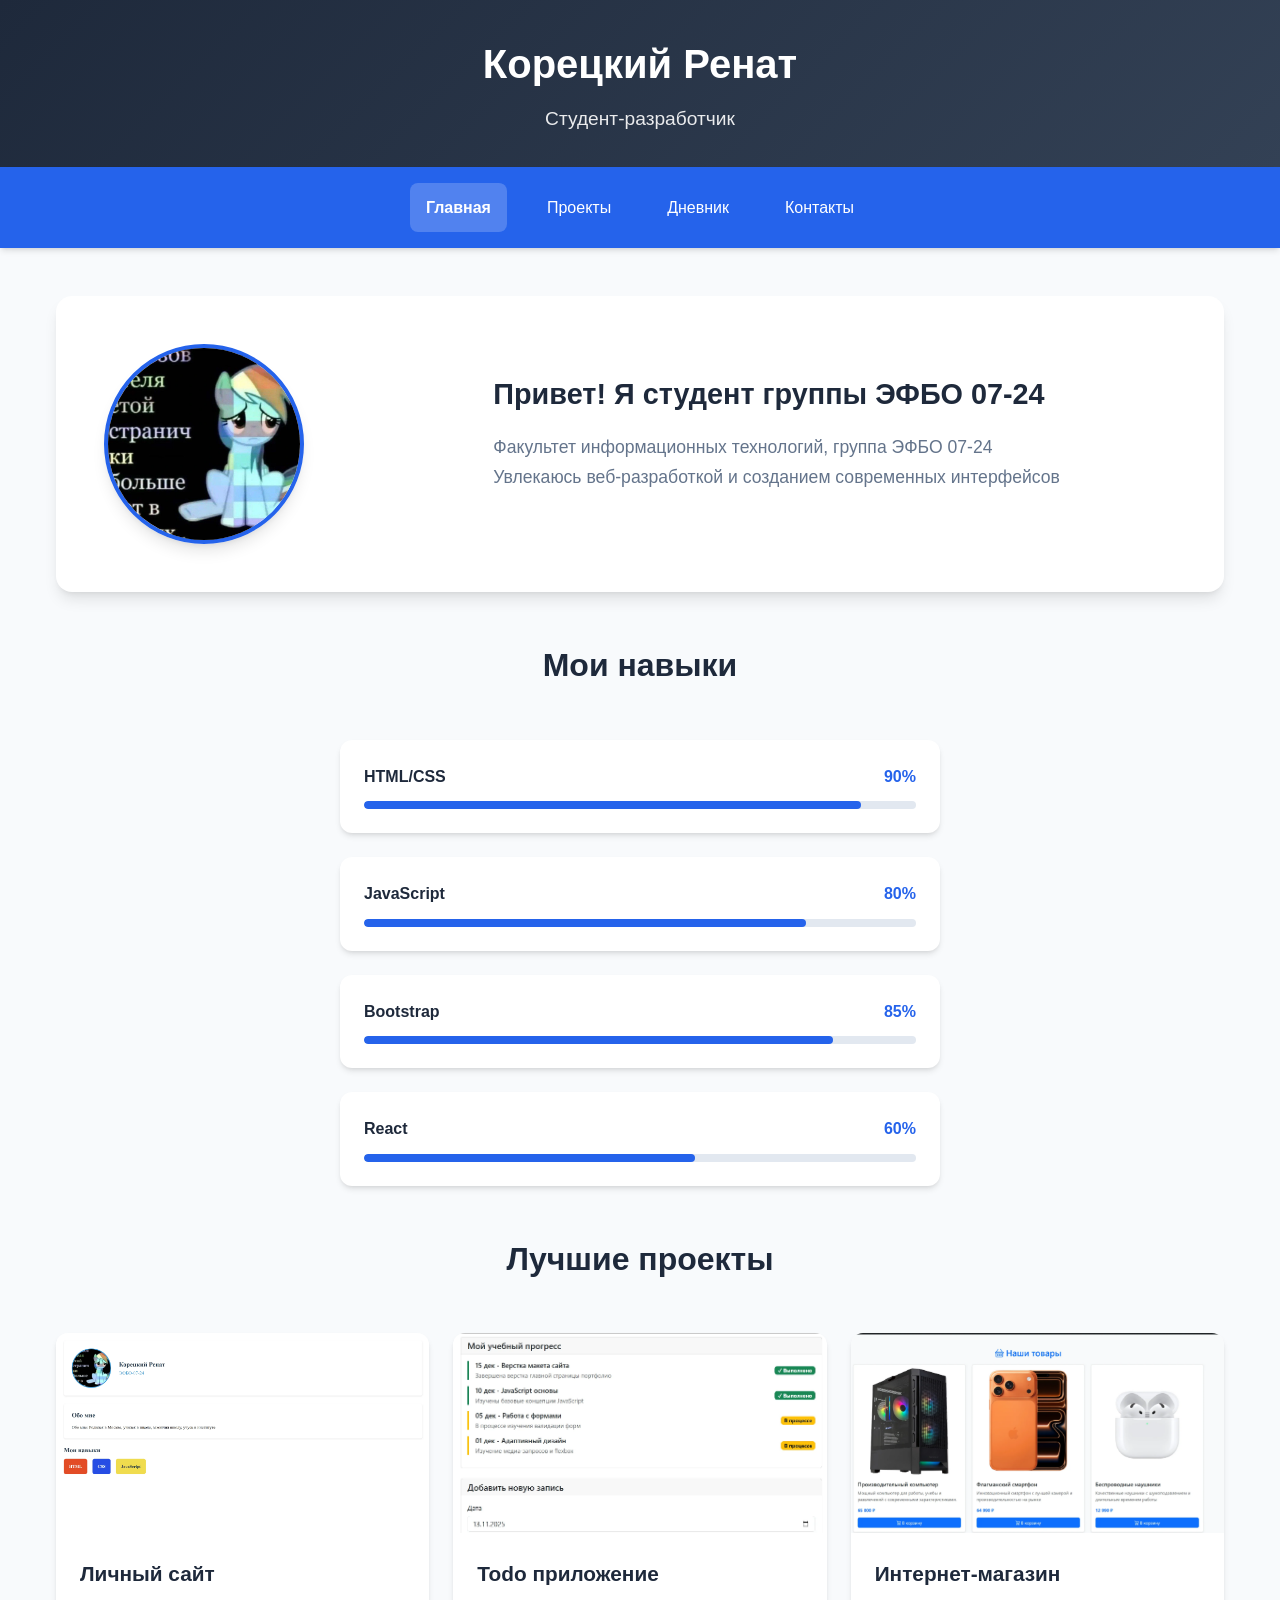
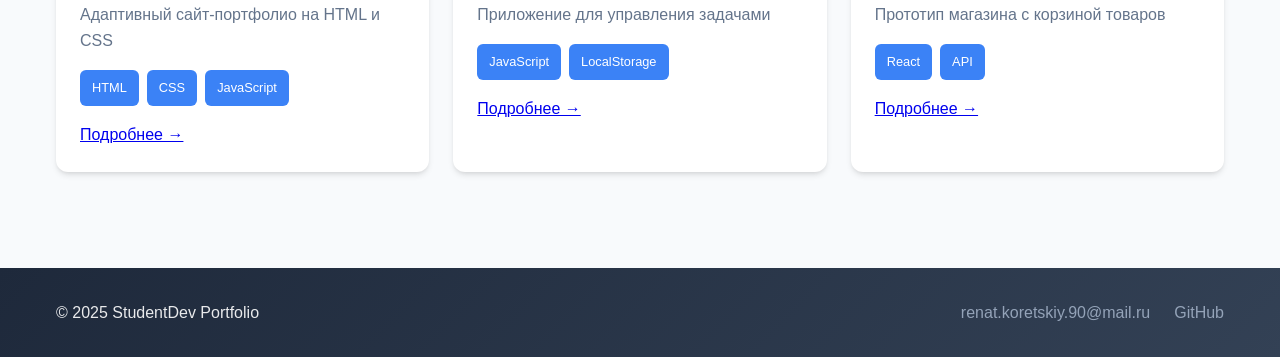
<file: index.html>
<!DOCTYPE html>
<html lang="ru">
<head>
    <meta charset="UTF-8">
    <meta name="viewport" content="width=device-width, initial-scale=1.0">
    <title>Главная - StudentDev Portfolio</title>
    <link rel="stylesheet" href="styles/styles.css">
</head>
<body>
    <div class="page">
        <header class="header">
            <div class="container">
                <div class="header__content">
                    <h1 class="header__title">Корецкий Ренат</h1>
                    <p class="header__subtitle">Студент-разработчик</p>
                </div>
            </div>
        </header>
        <nav class="nav">
            <div class="container">
                <ul class="nav__list">
                    <li class="nav__item nav__item--active">
                        <a href="index.html" class="nav__link">Главная</a>
                    </li>
                    <li class="nav__item">
                        <a href="pages/projects.html" class="nav__link">Проекты</a>
                    </li>
                    <li class="nav__item">
                        <a href="pages/diary.html" class="nav__link">Дневник</a>
                    </li>
                    <li class="nav__item">
                        <a href="pages/contacts.html" class="nav__link">Контакты</a>
                    </li>
                </ul>
            </div>
        </nav>
        <main class="main">
            <div class="container">
                <section class="hero">
                    <div class="hero__content">
                        <div class="hero__image">
                            <picture>
                                <source srcset="images/121.webp" type="image/webp">
                                <source srcset="images/121.jpg" type="image/jpeg">
                                <img src="images/121.jpg" alt="Фото студента" class="hero__photo" loading="lazy">
                            </picture>
                        </div>
                        <div class="hero__info">
                            <h2 class="hero__greeting">Привет! Я студент группы ЭФБО 07-24</h2>
                            <p class="hero__description">
                                Факультет информационных технологий, группа ЭФБО 07-24<br>
                                Увлекаюсь веб-разработкой и созданием современных интерфейсов
                            </p>
                        </div>
                    </div>
                </section>
                <section class="skills">
                    <h2 class="section-title">Мои навыки</h2>
                    <div class="skills__grid">
                        <div class="skill">
                            <div class="skill__header">
                                <span class="skill__name">HTML/CSS</span>
                                <span class="skill__percent">90%</span>
                            </div>
                            <div class="skill__progress">
                                <div class="skill__progress-bar" style="width: 90%"></div>
                            </div>
                        </div>
                        <div class="skill">
                            <div class="skill__header">
                                <span class="skill__name">JavaScript</span>
                                <span class="skill__percent">80%</span>
                            </div>
                            <div class="skill__progress">
                                <div class="skill__progress-bar" style="width: 80%"></div>
                            </div>
                        </div>
                        <div class="skill">
                            <div class="skill__header">
                                <span class="skill__name">Bootstrap</span>
                                <span class="skill__percent">85%</span>
                            </div>
                            <div class="skill__progress">
                                <div class="skill__progress-bar" style="width: 85%"></div>
                            </div>
                        </div>
                        <div class="skill">
                            <div class="skill__header">
                                <span class="skill__name">React</span>
                                <span class="skill__percent">60%</span>
                            </div>
                            <div class="skill__progress">
                                <div class="skill__progress-bar" style="width: 60%"></div>
                            </div>
                        </div>
                    </div>
                </section>

    <section class="projects-preview">
        <h2 class="section-title">Лучшие проекты</h2>
        <div class="projects-preview__grid">
            <article class="project-card">
                <div class="project-card__image">
                    <div class="image-overlay">
                    </div>
                    <picture>
                        <source srcset="images/1.webp" type="image/webp">
                        <source srcset="images/1.png" type="image/png">
                        <img src="images/1.png" alt="Личный сайт" loading="lazy">
                    </picture>
                </div>
                <div class="project-card__content">
                    <h3 class="project-card__title">Личный сайт</h3>
                    <p class="project-card__description">
                        Адаптивный сайт-портфолио на HTML и CSS
                    </p>
                    <div class="project-card__tags">
                        <span class="tag">HTML</span>
                        <span class="tag">CSS</span>
                        <span class="tag">JavaScript</span>
                    </div>
                    <div class="project-card__links">
                        <a href="https://barviha1.github.io/frontend_and_backend_practica2/" class="project-link">Подробнее →</a>
                    </div>
                </div>
            </article>

            <article class="project-card">
                <div class="project-card__image">
                    <div class="image-overlay">
                    </div>
                    <picture>
                        <source srcset="images/2.webp" type="image/webp">
                        <source srcset="images/2.png" type="image/png">
                        <img src="images/2.png" alt="Todo приложение" loading="lazy">
                    </picture>
                </div>
                <div class="project-card__content">
                    <h3 class="project-card__title">Todo приложение</h3>
                    <p class="project-card__description">
                        Приложение для управления задачами
                    </p>
                    <div class="project-card__tags">
                        <span class="tag">JavaScript</span>
                        <span class="tag">LocalStorage</span>
                    </div>
                    <div class="project-card__links">
                        <a href="https://barviha1.github.io/frontend_and_backend_practica13-14/pages/diary.html" class="project-link">Подробнее →</a>
                    </div>
                </div>
            </article>

            <article class="project-card">
                <div class="project-card__image">
                    <div class="image-overlay">
                    </div>
                    <picture>
                        <source srcset="images/3.webp" type="image/webp">
                        <source srcset="images/3.png" type="image/png">
                        <img src="images/3.png" alt="Интернет-магазин" loading="lazy">
                    </picture>
                </div>
                <div class="project-card__content">
                    <h3 class="project-card__title">Интернет-магазин</h3>
                    <p class="project-card__description">
                        Прототип магазина с корзиной товаров
                    </p>
                    <div class="project-card__tags">
                        <span class="tag">React</span>
                        <span class="tag">API</span>
                    </div>
                    <div class="project-card__links">
                        <a href="https://barviha1.github.io/frontend_and_backend_Bootstrap/pages/goods.html" class="project-link">Подробнее →</a>
                    </div>
                </div>
            </article>
        </div>
    </section>
            </div>
        </main>
        <footer class="footer">
            <div class="container">
                <div class="footer__content">
                    <p class="footer__copyright">&copy; 2025 StudentDev Portfolio</p>
                    <div class="footer__links">
                        <a href="mailto:student@edu.ru" class="footer__link">renat.koretskiy.90@mail.ru</a>
                        <a href="https://github.com/barviha1" class="footer__link">GitHub</a>
                    </div>
                </div>
            </div>
        </footer>
    </div>
    <script src="scripts/image-optimization.js"></script>
</body>
</html>
</file>
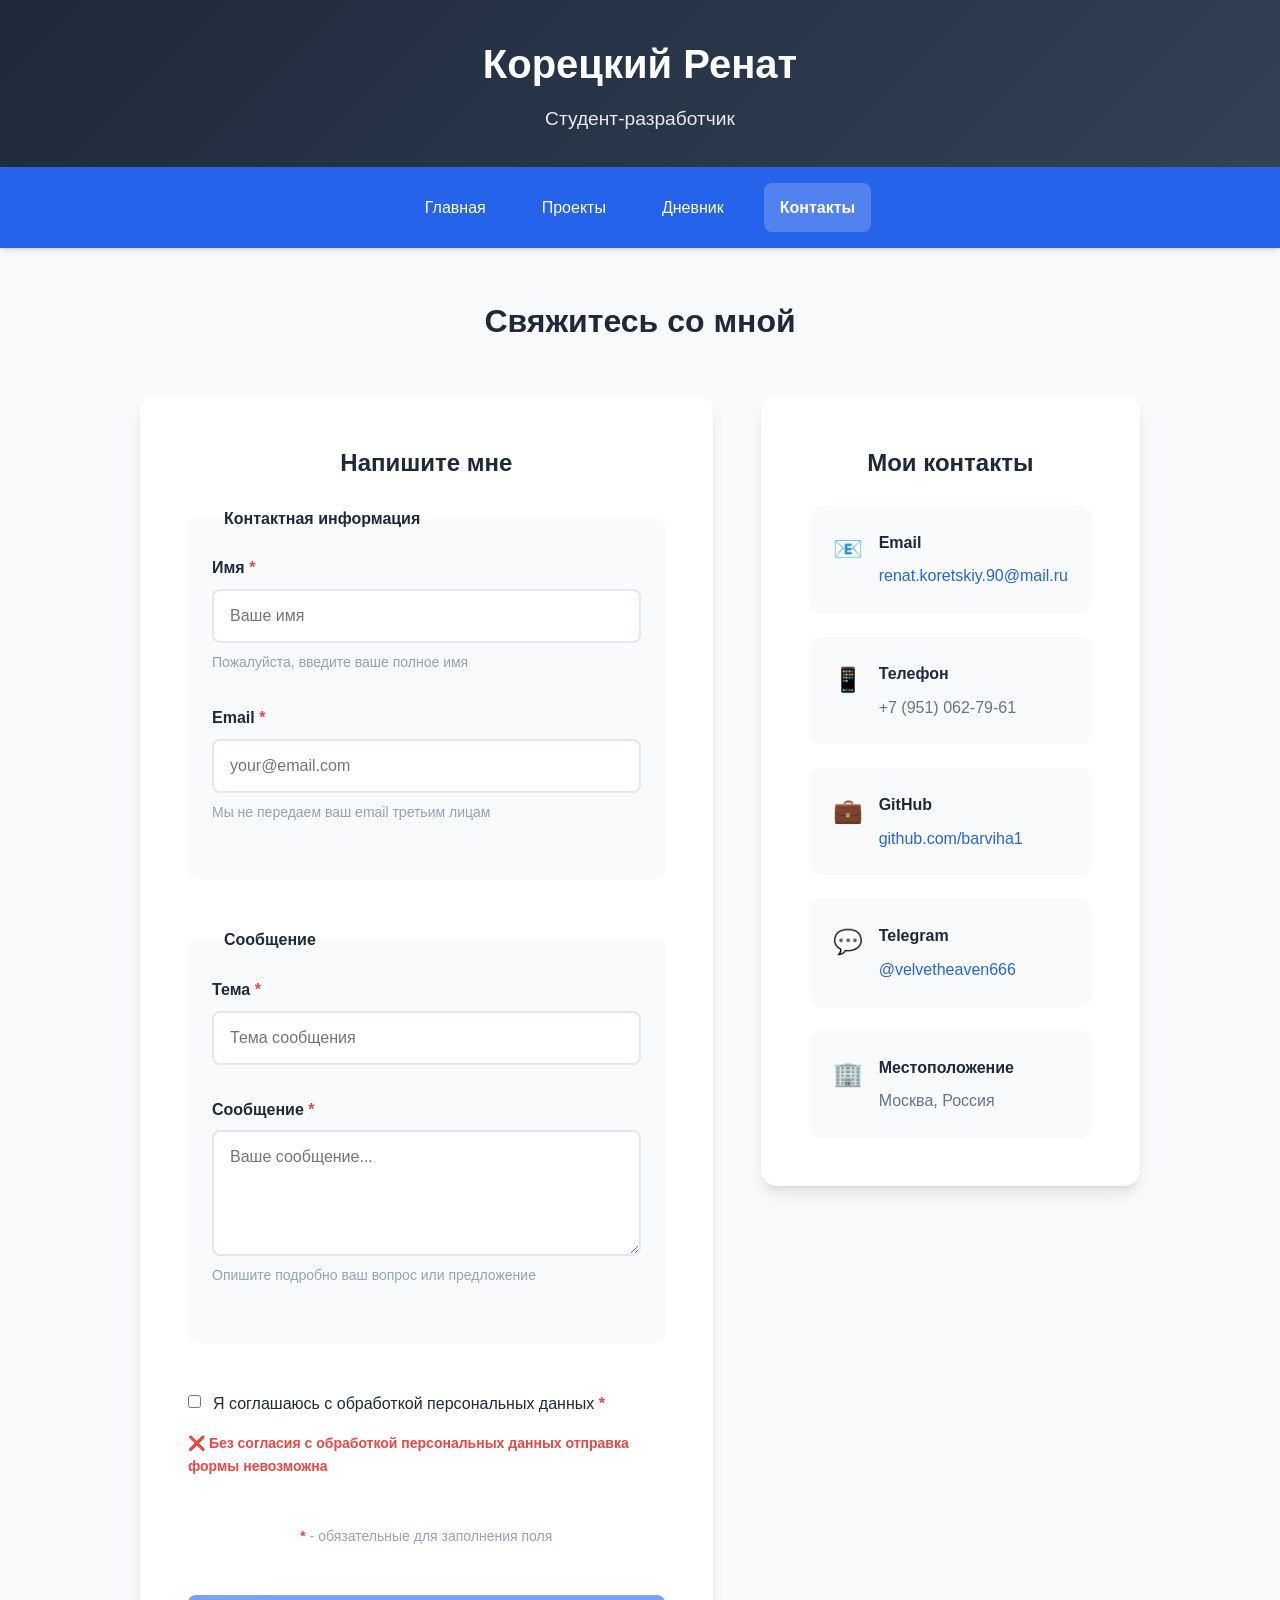
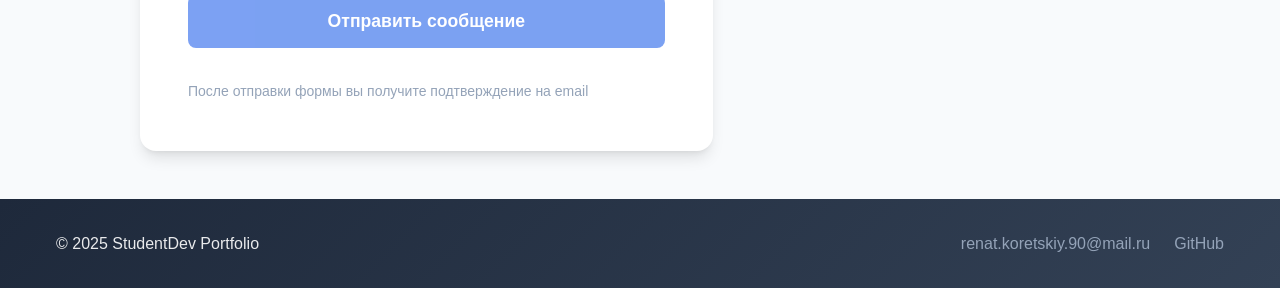
<file: pages/contacts.html>
<!DOCTYPE html>
<html lang="ru">
<head>
    <meta charset="UTF-8">
    <meta name="viewport" content="width=device-width, initial-scale=1.0">
    <title>Контакты - StudentDev Portfolio</title>
    <link rel="stylesheet" href="../styles/styles.css">
</head>
<body class="page">
    <header class="header" role="banner">
        <div class="container">
            <div class="header__content">
                <h1 class="header__title">Корецкий Ренат</h1>
                <p class="header__subtitle">Студент-разработчик</p>
            </div>
        </div>
    </header>

    <nav class="nav" role="navigation" aria-label="Основная навигация">
        <div class="container">
            <ul class="nav__list">
                <li class="nav__item">
                    <a href="../index.html" class="nav__link">Главная</a>
                </li>
                <li class="nav__item">
                    <a href="projects.html" class="nav__link">Проекты</a>
                </li>
                <li class="nav__item">
                    <a href="diary.html" class="nav__link">Дневник</a>
                </li>
                <li class="nav__item nav__item--active">
                    <a href="contacts.html" class="nav__link" aria-current="page">Контакты</a>
                </li>
            </ul>
        </div>
    </nav>

    <main id="main-content" class="main" role="main" tabindex="-1">
        <div class="container">
            <h2 class="section-title">Свяжитесь со мной</h2>

            <div class="contacts__content">
                <section class="contact-form" aria-labelledby="contact-form-title">
                    <h3 id="contact-form-title" class="contact-info__title">Напишите мне</h3>
                    
                    <form class="form" id="contact-form" novalidate>
                        <fieldset class="form__fieldset">
                            <legend class="form__legend">Контактная информация</legend>
                            
                            <div class="form__group">
                                <label for="user-name" class="form__label">
                                    Имя
                                    <span class="required-indicator" aria-hidden="true">*</span>
                                </label>
                                <input 
                                    type="text" 
                                    id="user-name" 
                                    class="form__input" 
                                    placeholder="Ваше имя" 
                                    required
                                    aria-required="true"
                                    aria-describedby="name-hint"
                                >
                                <div id="name-hint" class="form__hint" aria-live="polite">
                                    Пожалуйста, введите ваше полное имя
                                </div>
                                <div id="name-error" class="form__error" aria-live="assertive" role="alert"></div>
                            </div>

                            <div class="form__group">
                                <label for="user-email" class="form__label">
                                    Email
                                    <span class="required-indicator" aria-hidden="true">*</span>
                                </label>
                                <input 
                                    type="email" 
                                    id="user-email" 
                                    class="form__input" 
                                    placeholder="your@email.com" 
                                    required
                                    aria-required="true"
                                    aria-describedby="email-hint email-error"
                                >
                                <div id="email-hint" class="form__hint" aria-live="polite">
                                    Мы не передаем ваш email третьим лицам
                                </div>
                                <div id="email-error" class="form__error" aria-live="assertive" role="alert"></div>
                            </div>
                        </fieldset>

                        <fieldset class="form__fieldset">
                            <legend class="form__legend">Сообщение</legend>
                            
                            <div class="form__group">
                                <label for="message-subject" class="form__label">
                                    Тема
                                    <span class="required-indicator" aria-hidden="true">*</span>
                                </label>
                                <input 
                                    type="text" 
                                    id="message-subject" 
                                    class="form__input" 
                                    placeholder="Тема сообщения" 
                                    required
                                    aria-required="true"
                                    aria-describedby="subject-error"
                                >
                                <div id="subject-error" class="form__error" aria-live="assertive" role="alert"></div>
                            </div>

                            <div class="form__group">
                                <label for="message-text" class="form__label">
                                    Сообщение
                                    <span class="required-indicator" aria-hidden="true">*</span>
                                </label>
                                <textarea 
                                    id="message-text" 
                                    class="form__textarea" 
                                    placeholder="Ваше сообщение..." 
                                    rows="5" 
                                    required
                                    aria-required="true"
                                    aria-describedby="message-hint message-error"
                                ></textarea>
                                <div id="message-hint" class="form__hint" aria-live="polite">
                                    Опишите подробно ваш вопрос или предложение
                                </div>
                                <div id="message-error" class="form__error" aria-live="assertive" role="alert"></div>
                            </div>
                        </fieldset>

                        <div class="form__group">
                            <div class="form__checkbox-group">
                                <input 
                                    type="checkbox" 
                                    id="privacy-consent" 
                                    class="form__checkbox" 
                                    required
                                    aria-required="true"
                                    aria-describedby="privacy-error"
                                >
                                <label for="privacy-consent" class="form__checkbox-label">
                                    Я соглашаюсь с обработкой персональных данных
                                    <span class="required-indicator" aria-hidden="true">*</span>
                                </label>
                            </div>
                            <div id="privacy-error" class="form__error" aria-live="assertive" role="alert"></div>
                            <div id="privacy-hint" class="form__hint" aria-live="polite">
                                Без согласия с обработкой персональных данных отправка формы невозможна
                            </div>
                        </div>

                        <div class="form__required-note">
                            <span class="required-indicator" aria-hidden="true">*</span>
                            <span class="sr-only">Обязательные поля</span>
                            - обязательные для заполнения поля
                        </div>

                        <button 
                            type="submit" 
                            class="button button--primary form__button"
                            aria-describedby="submit-hint"
                        >
                            Отправить сообщение
                        </button>
                        <div id="submit-hint" class="form__hint">
                            После отправки формы вы получите подтверждение на email
                        </div>
                    </form>
                </section>

                <section class="contact-info" aria-labelledby="contact-info-title">
                    <h3 id="contact-info-title" class="contact-info__title">Мои контакты</h3>
                    <div class="contact-info__items" role="list">
                        <div class="contact-item" role="listitem">
                            <div class="contact-item__icon" aria-hidden="true">📧</div>
                            <div class="contact-item__content">
                                <h4 class="contact-item__title">Email</h4>
                                <p class="contact-item__value">
                                    <a href="mailto:renat.koretskiy.90@mail.ru" class="contact-link">
                                        renat.koretskiy.90@mail.ru
                                    </a>
                                </p>
                            </div>
                        </div>

                        <div class="contact-item" role="listitem">
                            <div class="contact-item__icon" aria-hidden="true">📱</div>
                            <div class="contact-item__content">
                                <h4 class="contact-item__title">Телефон</h4>
                                <p class="contact-item__value">
                                    +7 (951) 062-79-61
                                </p>
                            </div>
                        </div>

                        <div class="contact-item" role="listitem">
                            <div class="contact-item__icon" aria-hidden="true">💼</div>
                            <div class="contact-item__content">
                                <h4 class="contact-item__title">GitHub</h4>
                                <p class="contact-item__value">
                                    <a href="https://github.com/barviha1" class="contact-link" target="_blank" rel="noopener noreferrer">
                                        github.com/barviha1
                                    </a>
                                </p>
                            </div>
                        </div>

                        <div class="contact-item" role="listitem">
                            <div class="contact-item__icon" aria-hidden="true">💬</div>
                            <div class="contact-item__content">
                                <h4 class="contact-item__title">Telegram</h4>
                                <p class="contact-item__value">
                                    <a href="https://t.me/velvetheaven666" class="contact-link" target="_blank" rel="noopener noreferrer">
                                        @velvetheaven666
                                    </a>
                                </p>
                            </div>
                        </div>

                        <div class="contact-item" role="listitem">
                            <div class="contact-item__icon" aria-hidden="true">🏢</div>
                            <div class="contact-item__content">
                                <h4 class="contact-item__title">Местоположение</h4>
                                <p class="contact-item__value">Москва, Россия</p>
                            </div>
                        </div>
                    </div>
                </section>
            </div>
        </div>
    </main>

    <footer class="footer" role="contentinfo">
        <div class="container">
            <div class="footer__content">
                <p class="footer__copyright">&copy; 2025 StudentDev Portfolio</p>
                <div class="footer__links">
                    <a href="mailto:renat.koretskiy.90@mail.ru" class="footer__link">renat.koretskiy.90@mail.ru</a>
                    <a href="https://github.com/barviha1" class="footer__link" target="_blank" rel="noopener noreferrer">GitHub</a>
                </div>
            </div>
        </div>
    </footer>

    <script src="../scripts/contacts.js"></script>
</body>
</html>
</file>
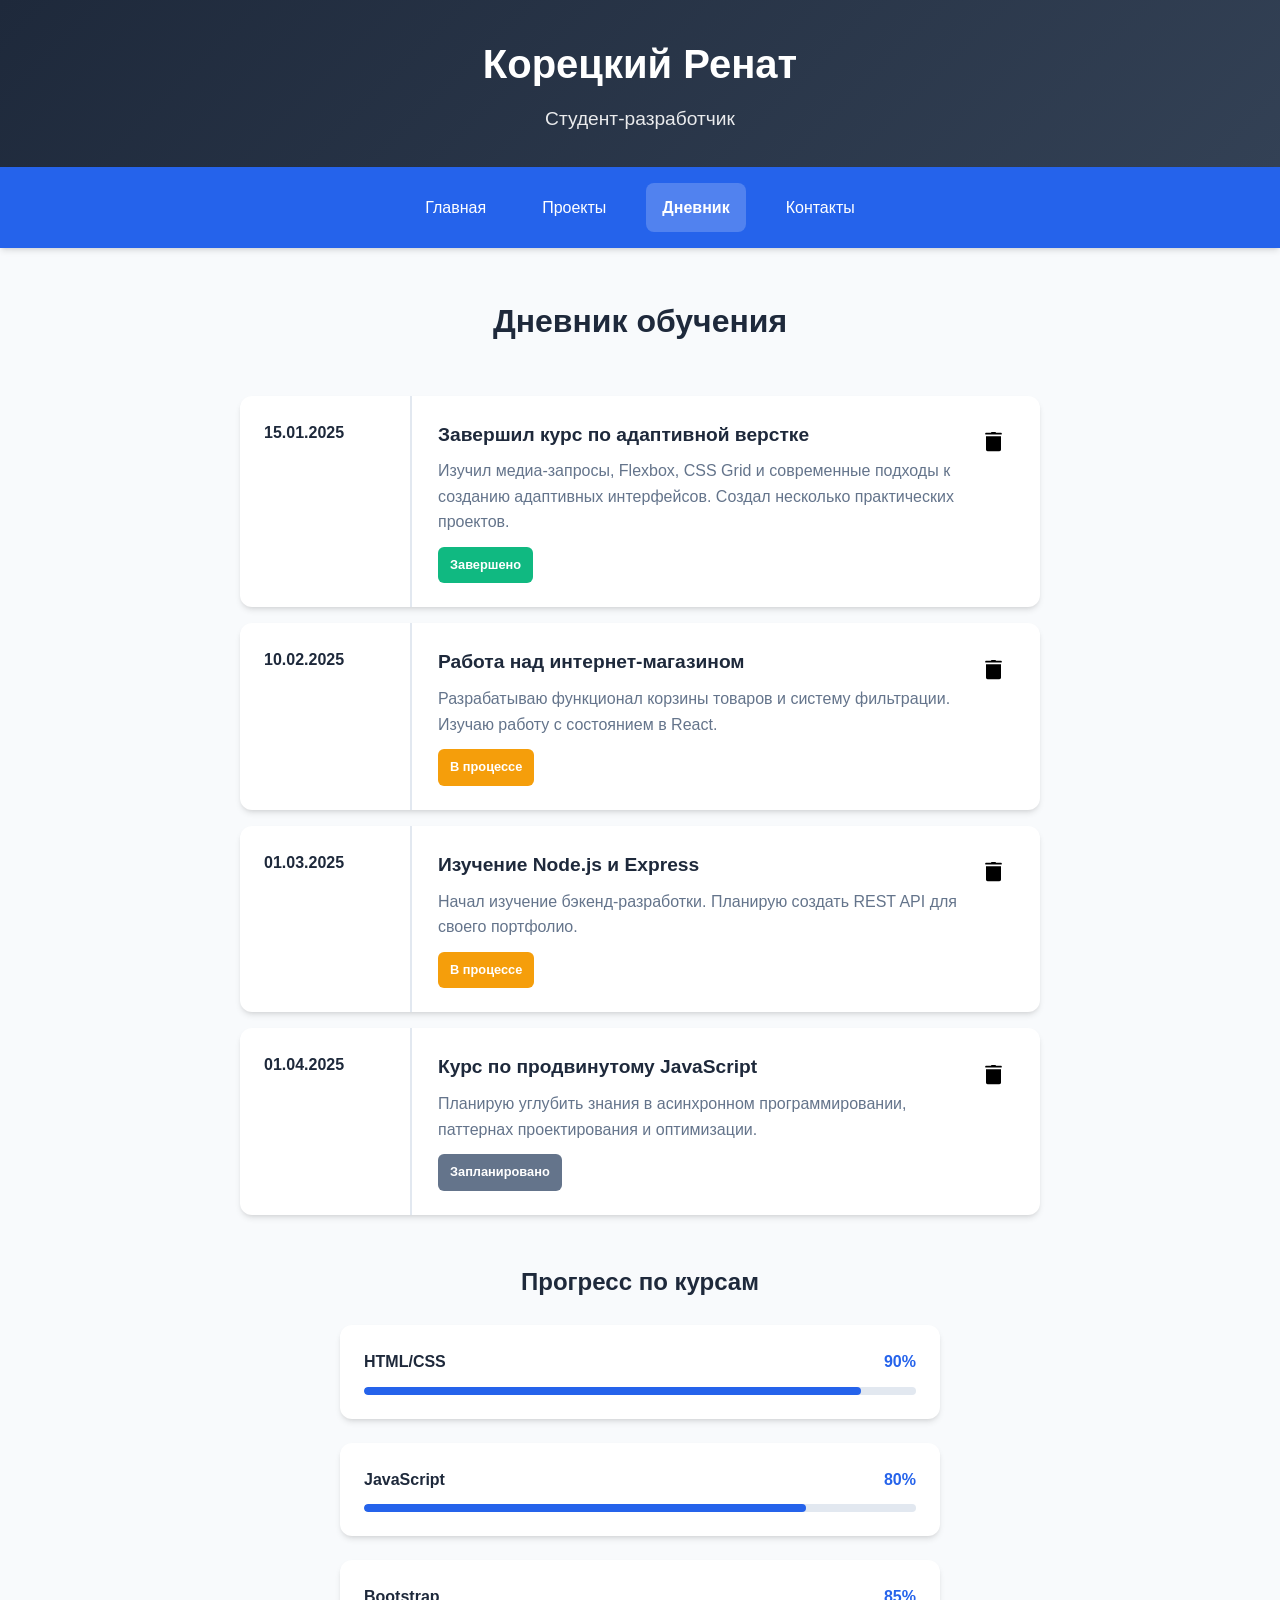
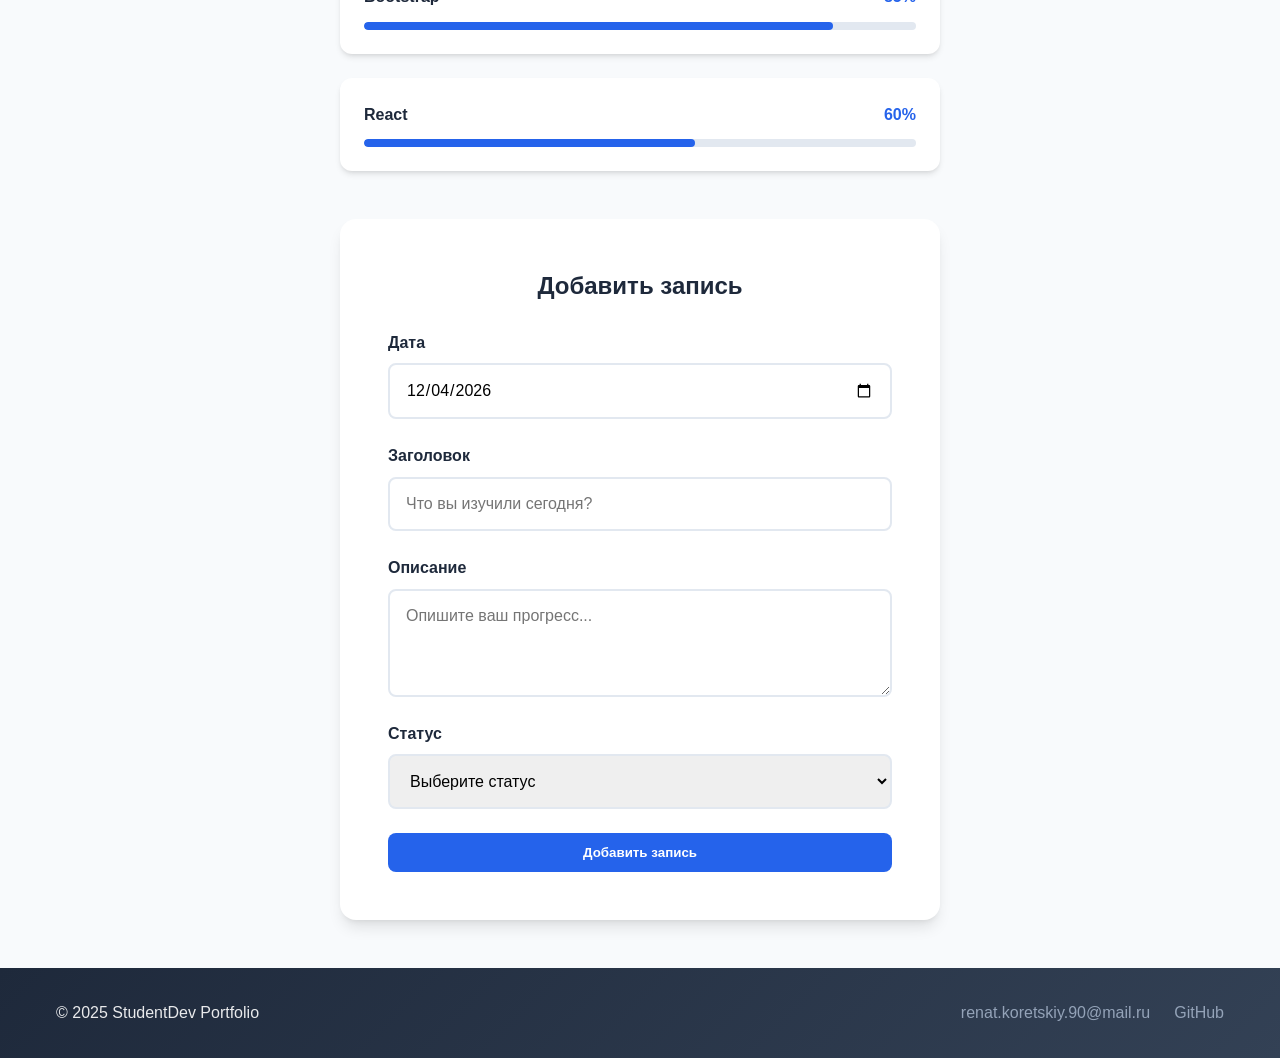
<file: pages/diary.html>
<!DOCTYPE html>
<html lang="ru">
<head>
    <meta charset="UTF-8">
    <meta name="viewport" content="width=device-width, initial-scale=1.0">
    <title>Дневник - StudentDev Portfolio</title>
    <link rel="stylesheet" href="../styles/styles.css">
</head>
<body class="page">
    <header class="header">
        <div class="container">
            <div class="header__content">
                <h1 class="header__title">Корецкий Ренат</h1>
                <p class="header__subtitle">Студент-разработчик</p>
            </div>
        </div>
    </header>
    <nav class="nav">
        <div class="container">
            <ul class="nav__list">
                <li class="nav__item">
                    <a href="../index.html" class="nav__link">Главная</a>
                </li>
                <li class="nav__item">
                    <a href="projects.html" class="nav__link">Проекты</a>
                </li>
                <li class="nav__item nav__item--active">
                    <a href="diary.html" class="nav__link">Дневник</a>
                </li>
                <li class="nav__item">
                    <a href="contacts.html" class="nav__link">Контакты</a>
                </li>
            </ul>
        </div>
    </nav>

    <main class="main">
        <div class="container">
            <h2 class="section-title">Дневник обучения</h2>
            <div class="timeline">
                <div class="timeline__item">
                    <div class="timeline__date">15.01.2025</div>
                    <div class="timeline__content">
                        <h3 class="timeline__title">Завершил курс по адаптивной верстке</h3>
                        <p class="timeline__description">
                            Изучил медиа-запросы, Flexbox, CSS Grid и современные подходы к созданию адаптивных интерфейсов. Создал несколько практических проектов.
                        </p>
                        <span class="timeline__status timeline__status--completed">Завершено</span>
                        <button class="delete-btn" onclick="deleteEntry(this)">
                            <img src="../images/trash.svg" alt="trash" style="height: 30px;">
                        </button>
                    </div>
                </div>

                <div class="timeline__item">
                    <div class="timeline__date">10.02.2025</div>
                    <div class="timeline__content">
                        <h3 class="timeline__title">Работа над интернет-магазином</h3>
                        <p class="timeline__description">
                            Разрабатываю функционал корзины товаров и систему фильтрации. Изучаю работу с состоянием в React.
                        </p>
                        <span class="timeline__status timeline__status--in-progress">В процессе</span>
                        <button class="delete-btn" onclick="deleteEntry(this)">
                            <img src="../images/trash.svg" alt="trash" style="height: 30px;">
                        </button>
                    </div>
                </div>

                <div class="timeline__item">
                    <div class="timeline__date">01.03.2025</div>
                    <div class="timeline__content">
                        <h3 class="timeline__title">Изучение Node.js и Express</h3>
                        <p class="timeline__description">
                            Начал изучение бэкенд-разработки. Планирую создать REST API для своего портфолио.
                        </p>
                        <span class="timeline__status timeline__status--in-progress">В процессе</span>
                        <button class="delete-btn" onclick="deleteEntry(this)">
                            <img src="../images/trash.svg" alt="trash" style="height: 30px;">
                        </button>
                    </div>
                </div>


                <div class="timeline__item">
                    <div class="timeline__date">01.04.2025</div>
                    <div class="timeline__content">
                        <h3 class="timeline__title">Курс по продвинутому JavaScript</h3>
                        <p class="timeline__description">
                            Планирую углубить знания в асинхронном программировании, паттернах проектирования и оптимизации.
                        </p>
                        <span class="timeline__status timeline__status--planned">Запланировано</span>
                        <button class="delete-btn" onclick="deleteEntry(this)">
                            <img src="../images/trash.svg" alt="trash" style="height: 30px;">
                        </button>
                    </div>
                </div>
            </div>
            <section class="courses">
                <h3 class="courses__title">Прогресс по курсам</h3>
                <div class="courses__grid">
                    <div class="course">
                        <div class="course__header">
                            <span class="course__name">HTML/CSS </span>
                            <span class="course__percent">90%</span>
                        </div>
                        <div class="course__progress">
                            <div class="course__progress-bar" style="width: 90%"></div>
                        </div>
                    </div>

                    <div class="course">
                        <div class="course__header">
                            <span class="course__name">JavaScript</span>
                            <span class="course__percent">80%</span>
                        </div>
                        <div class="course__progress">
                            <div class="course__progress-bar" style="width: 80%"></div>
                        </div>
                    </div>

                    <div class="course">
                        <div class="course__header">
                            <span class="course__name">Bootstrap</span>
                            <span class="course__percent">85%</span>
                        </div>
                        <div class="course__progress">
                            <div class="course__progress-bar" style="width: 85%"></div>
                        </div>
                    </div>

                    <div class="course">
                        <div class="course__header">
                            <span class="course__name">React</span>
                            <span class="course__percent">60%</span>
                        </div>
                        <div class="course__progress">
                            <div class="course__progress-bar" style="width: 60%"></div>
                        </div>
                    </div>
                </div>
            </section>
            <section class="add-entry">
                <h3 class="add-entry__title">Добавить запись</h3>
                <form class="add-entry__form">
                    <div class="form-group">
                        <label class="form-label">Дата</label>
                        <input type="date" class="form-input" required>
                    </div>
                    <div class="form-group">
                        <label class="form-label">Заголовок</label>
                        <input type="text" class="form-input" placeholder="Что вы изучили сегодня?" required>
                    </div>
                    <div class="form-group">
                        <label class="form-label">Описание</label>
                        <textarea class="form-textarea" placeholder="Опишите ваш прогресс..." rows="4"></textarea>
                    </div>
                    <div class="form-group">
                        <label class="form-label">Статус</label>
                        <select class="form-input" required>
                            <option value="">Выберите статус</option>
                            <option value="completed">Завершено</option>
                            <option value="in-progress">В процессе</option>
                            <option value="planned">Запланировано</option>
                        </select>
                    </div>
                    <button type="submit" class="button button--primary">Добавить запись</button>
                </form>
            </section>
        </div>
    </main>

    <footer class="footer">
        <div class="container">
            <div class="footer__content">
                <p class="footer__copyright">&copy; 2025 StudentDev Portfolio</p>
                <div class="footer__links">
                    <a href="mailto:student@edu.ru" class="footer__link">renat.koretskiy.90@mail.ru</a>
                    <a href="https://github.com/barviha1" class="footer__link">GitHub</a>
                </div>
            </div>
        </div>
    </footer>
    <script src="../scripts/diary.js"></script>
</body>
</html>
</file>
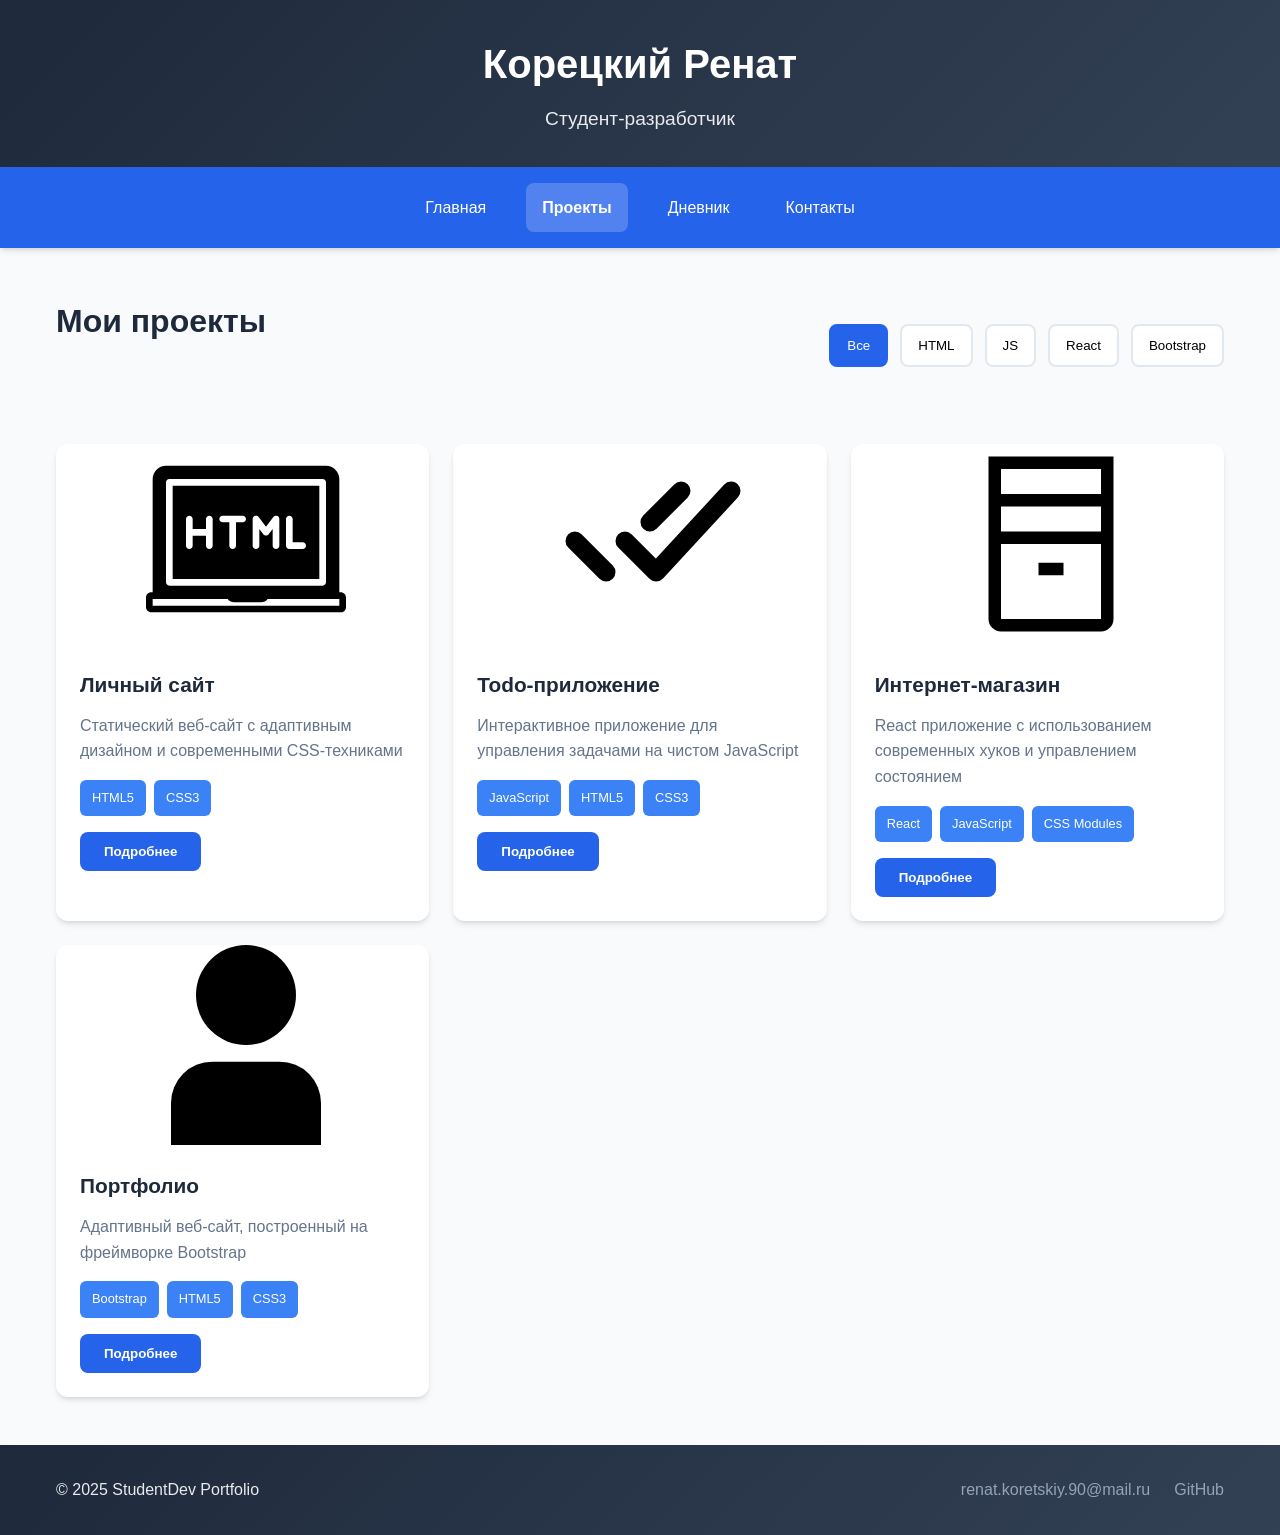
<file: pages/projects.html>
<!DOCTYPE html>
<html lang="ru">
<head>
    <meta charset="UTF-8">
    <meta name="viewport" content="width=device-width, initial-scale=1.0">
    <title>Проекты - Портфолио</title>
    <link rel="stylesheet" href="../styles/styles.css">
</head>
<body class="page">
    <header class="header">
        <div class="container">
            <div class="header__content">
                <h1 class="header__title">Корецкий Ренат</h1>
                <p class="header__subtitle">Студент-разработчик</p>
            </div>
        </div>
    </header>

    <nav class="nav">
        <div class="container">
            <ul class="nav__list">
                <li class="nav__item"><a href="../index.html" class="nav__link">Главная</a></li>
                <li class="nav__item nav__item--active"><a href="projects.html" class="nav__link">Проекты</a></li>
                <li class="nav__item"><a href="diary.html" class="nav__link">Дневник</a></li>
                <li class="nav__item"><a href="contacts.html" class="nav__link">Контакты</a></li>
            </ul>
        </div>
    </nav>

    <main class="main">
        <section class="projects">
            <div class="container">
                <div class="projects__header">
                    <h2 class="section-title">Мои проекты</h2>
                    <div class="projects__filters">
                        <button class="filter filter--active" data-filter="all">Все</button>
                        <button class="filter" data-filter="html">HTML</button>
                        <button class="filter" data-filter="js">JS</button>
                        <button class="filter" data-filter="react">React</button>
                        <button class="filter" data-filter="bootstrap">Bootstrap</button>
                    </div>
                </div>
                
                <div class="projects__grid" id="projects-grid">
                    <div class="project-card" data-category="html" onclick="openModal('modal-personal-site')">
                        <div class="project-card__image">
                            <picture>
                                <img src="../images/2.svg" alt="Личный сайт" loading="lazy" style="height: 150px; width: 200px; margin-left: 90px; margin-top: 20px;">
                            </picture>
                        </div>
                        <div class="project-card__content">
                            <h3 class="project-card__title">Личный сайт</h3>
                            <p class="project-card__description">Статический веб-сайт с адаптивным дизайном и современными CSS-техниками</p>
                            <div class="project-card__tags">
                                <span class="tag">HTML5</span>
                                <span class="tag">CSS3</span>
                            </div>
                            <button class="button button--primary">Подробнее</button>
                        </div>
                    </div>

                    <div class="project-card" data-category="js" onclick="openModal('modal-todo')">
                        <div class="project-card__image">
                            <picture>
                                <img src="../images/3.svg" alt="To do" loading="lazy" style="height: 150px; width: 200px; margin-left: 100px;">
                            </picture>
                        </div>
                        <div class="project-card__content">
                            <h3 class="project-card__title">Todo-приложение</h3>
                            <p class="project-card__description">Интерактивное приложение для управления задачами на чистом JavaScript</p>
                            <div class="project-card__tags">
                                <span class="tag">JavaScript</span>
                                <span class="tag">HTML5</span>
                                <span class="tag">CSS3</span>
                            </div>
                            <button class="button button--primary">Подробнее</button>
                        </div>
                    </div>

                    <div class="project-card" data-category="react" onclick="openModal('modal-ecommerce')">
                        <div class="project-card__image">
                            <picture>
                                <img src="../images/4.svg" alt="Интернет-магазин" loading="lazy" style="height: 200px; width: 200px; margin-left: 100px;">
                            </picture>
                        </div>
                        <div class="project-card__content">
                            <h3 class="project-card__title">Интернет-магазин</h3>
                            <p class="project-card__description">React приложение с использованием современных хуков и управлением состоянием</p>
                            <div class="project-card__tags">
                                <span class="tag">React</span>
                                <span class="tag">JavaScript</span>
                                <span class="tag">CSS Modules</span>
                            </div>
                            <button class="button button--primary">Подробнее</button>
                        </div>
                    </div>

                    <div class="project-card" data-category="bootstrap" onclick="openModal('modal-portfolio')">
                        <div class="project-card__image">
                            <picture>
                                <img src="../images/5.svg" alt="Портфолио" loading="lazy" style="height: 200px; width: 200px; margin-left: 90px;">
                            </picture>
                        </div>
                        <div class="project-card__content">
                            <h3 class="project-card__title">Портфолио</h3>
                            <p class="project-card__description">Адаптивный веб-сайт, построенный на фреймворке Bootstrap</p>
                            <div class="project-card__tags">
                                <span class="tag">Bootstrap</span>
                                <span class="tag">HTML5</span>
                                <span class="tag">CSS3</span>
                            </div>
                            <button class="button button--primary">Подробнее</button>
                        </div>
                    </div>
                </div>
            </div>
        </section>
    </main>

    <footer class="footer">
        <div class="container">
            <div class="footer__content">
                <p class="footer__copyright">&copy; 2025 StudentDev Portfolio</p>
                <div class="footer__links">
                    <a href="mailto:student@edu.ru" class="footer__link">renat.koretskiy.90@mail.ru</a>
                    <a href="https://github.com/barviha1" class="footer__link">GitHub</a>
                </div>
            </div>
        </div>
    </footer>


    <div id="modal-personal-site" class="modal">
        <div class="modal-content">
            <span class="close" onclick="closeModal('modal-personal-site')">&times;</span>
            <h2>Личный сайт</h2>
            <div class="project-gallery">
                <div class="gallery-main">
                    <picture>
                        <source srcset="../images/portfolio1.webp" type="image/webp">
                        <source srcset="../images/portfolio1.png" type="image/png">
                        <img src="../images/portfolio1.png" alt="Личный сайт - Главная страница" loading="lazy">
                    </picture>
                </div>
            </div>
            
            <div class="modal-body">
                <p>Статический веб-сайт, созданный с использованием HTML и CSS.</p>
                <div class="project-technologies">
                    <h4>Технологии:</h4>
                    <div class="tech-tags">
                        <span class="tech-tag">HTML5</span>
                        <span class="tech-tag">CSS3</span>
                    </div>
                </div>
                <div class="modal-links">
                    <a href="https://barviha1.github.io/frontend_and_backend_practica2/" class="btn button button--primary" target="_blank">🌐 Живая версия</a>
                    <a href="https://github.com/barviha1/frontend_and_backend_practica2" class="btn button button--outline" target="_blank">💻 Исходный код</a>
                </div>
            </div>
        </div>
    </div>

    <div id="modal-todo" class="modal">
        <div class="modal-content">
            <span class="close" onclick="closeModal('modal-todo')">&times;</span>
            <h2>Todo-приложение</h2>
            <div class="project-gallery">
                <div class="gallery-main">
                    <picture>
                        <source srcset="../images/portfolio2.webp" type="image/webp">
                        <source srcset="../images/portfolio2.png" type="image/png">
                        <img src="../images/portfolio2.png" alt="Todo приложение" loading="lazy">
                    </picture>
                </div>
            </div>
            
            <div class="modal-body">
                <p>Интерактивное приложение на JavaScript для управления задачами</p>
                <div class="project-technologies">
                    <h4>Технологии:</h4>
                    <div class="tech-tags">
                        <span class="tech-tag">HTML5</span>
                        <span class="tech-tag">JavaScript</span>
                        <span class="tech-tag">CSS3</span>
                    </div>
                </div>
                <div class="modal-links">
                    <a href="https://barviha1.github.io/frontend_and_backend_practica13-14/pages/diary.html" class="btn button button--primary" target="_blank">🌐 Живая версия</a>
                    <a href="https://github.com/barviha1/frontend_and_backend_practica13-14" class="btn button button--outline" target="_blank">💻 Исходный код</a>
                </div>
            </div>
        </div>
    </div>

    <div id="modal-ecommerce" class="modal">
        <div class="modal-content">
            <span class="close" onclick="closeModal('modal-ecommerce')">&times;</span>
            <h2>Интернет-магазин</h2>
            
            <div class="project-gallery">
                <div class="gallery-main">
                    <picture>
                        <source srcset="../images/portfolio3.webp" type="image/webp">
                        <source srcset="../images/portfolio3.png" type="image/png">
                        <img src="../images/portfolio3.png" alt="Интернет-магазин - Каталог" loading="lazy">
                    </picture>
                </div>
            </div>
            
            <div class="modal-body">
                <p>Приложение на React с использованием современных хуков, управления состоянием и взаимодействием с API. Включает каталог товаров, корзину и систему фильтрации.</p>
                <div class="project-technologies">
                    <h4>Технологии:</h4>
                    <div class="tech-tags">
                        <span class="tech-tag">React</span>
                        <span class="tech-tag">JavaScript</span>
                        <span class="tech-tag">CSS Modules</span>
                    </div>
                </div>       
                <div class="modal-links">
                    <a href="https://barviha1.github.io/frontend_and_backend_Bootstrap/pages/goods.html" class="btn button button--primary" target="_blank">🌐 Живая версия</a>
                    <a href="https://barviha1.github.io/frontend_and_backend_Bootstrap/" class="btn button button--outline" target="_blank">💻 Исходный код</a>
                </div>
            </div>
        </div>
    </div>

    <div id="modal-portfolio" class="modal">
        <div class="modal-content">
            <span class="close" onclick="closeModal('modal-portfolio')">&times;</span>
            <h2>Портфолио</h2>
            <div class="project-gallery">
                <div class="gallery-main">
                    <picture>
                        <source srcset="../images/portfolio4.webp" type="image/webp">
                        <source srcset="../images/portfolio4.png" type="image/png">
                        <img src="../images/portfolio4.png" alt="Портфолио - Главная" loading="lazy">
                    </picture>
                </div>
            </div>
            
            <div class="modal-body">
                <p>Адаптивный веб-сайт, построенный на фреймворке Bootstrap. Включает сеточную систему, компоненты Bootstrap и кастомные стили.</p>
                <div class="project-technologies">
                    <h4>Технологии:</h4>
                    <div class="tech-tags">
                        <span class="tech-tag">Bootstrap</span>
                        <span class="tech-tag">HTML5</span>
                        <span class="tech-tag">CSS3</span>
                        <span class="tech-tag">JavaScript</span>
                    </div>
                </div>
                <div class="modal-links">
                    <a href="https://barviha1.github.io/frontend_and_backend_Bootstrap/" class="btn button button--primary" target="_blank">🌐 Живая версия</a>
                    <a href="https://barviha1.github.io/frontend_and_backend_Bootstrap/" class="btn button button--outline" target="_blank">💻 Исходный код</a>
                </div>
            </div>
        </div>
    </div>
    <script src="../scripts/projects.js"></script>
    <script src="../scripts/image-optimization.js"></script>
</body>
</html>
</file>
<file: styles/styles.css>
:root {
    --primary-color: #2563eb;
    --primary-dark: #1d4ed8;
    --primary-light: #3b82f6;
    --secondary-color: #64748b;
    --accent-color: #f59e0b;
    --success-color: #10b981;
    --warning-color: #f59e0b;
    --error-color: #ef4444;
    --text-primary: #1e293b;
    --text-secondary: #64748b;
    --text-light: #94a3b8;
    --text-white: #ffffff;
    --bg-body: #f8fafc;
    --bg-card: #ffffff;
    --bg-header: #1e293b;
    --bg-footer: #1e293b;
    --gradient-primary: linear-gradient(135deg, var(--primary-color), var(--primary-dark));
    --gradient-dark: linear-gradient(135deg, var(--bg-header), #334155);

    --shadow-sm: 0 1px 2px 0 rgb(0 0 0 / 0.05);
    --shadow-md: 0 4px 6px -1px rgb(0 0 0 / 0.1), 0 2px 4px -2px rgb(0 0 0 / 0.1);
    --shadow-lg: 0 10px 15px -3px rgb(0 0 0 / 0.1), 0 4px 6px -4px rgb(0 0 0 / 0.1);
    
    --radius-sm: 0.375rem;
    --radius-md: 0.5rem;
    --radius-lg: 0.75rem;
    --radius-xl: 1rem;

    --space-xs: 0.5rem;
    --space-sm: 0.75rem;
    --space-md: 1rem;
    --space-lg: 1.5rem;
    --space-xl: 2rem;
    --space-2xl: 3rem;
    

    --transition: all 0.3s ease;
}

* {
    margin: 0;
    padding: 0;
    box-sizing: border-box;
}

body {
    font-family: 'Inter', -apple-system, BlinkMacSystemFont, sans-serif;
    line-height: 1.6;
    color: var(--text-primary);
    background-color: var(--bg-body);
}

.container {
    max-width: 1200px;
    margin: 0 auto;
    padding: 0 var(--space-md);
}


.page {
    min-height: 100vh;
    display: flex;
    flex-direction: column;
}


.header {
    background: var(--gradient-dark);
    color: var(--text-white);
    padding: var(--space-xl) 0;
    text-align: center;
}

.header__content {
    max-width: 600px;
    margin: 0 auto;
}

.header__title {
    font-size: 2.5rem;
    font-weight: 700;
    margin-bottom: var(--space-xs);
}

.header__subtitle {
    font-size: 1.2rem;
    opacity: 0.9;
}


.nav {
    background: var(--primary-color);
    position: sticky;
    top: 0;
    z-index: 100;
    box-shadow: var(--shadow-md);
}

.nav__list {
    list-style: none;
    display: flex;
    justify-content: center;
    gap: var(--space-lg);
    padding: var(--space-md) 0;
}

.nav__item {
    margin: 0;
}

.nav__link {
    display: block;
    padding: var(--space-sm) var(--space-md);
    color: var(--text-white);
    text-decoration: none;
    border-radius: var(--radius-md);
    transition: var(--transition);
    font-weight: 500;
}

.nav__link:hover {
    background: rgba(255, 255, 255, 0.1);
    transform: translateY(-1px);
}

.nav__item--active .nav__link {
    background: rgba(255, 255, 255, 0.2);
    font-weight: 600;
}


.main {
    flex: 1;
    padding: var(--space-2xl) 0;
}


.section-title {
    font-size: 2rem;
    font-weight: 700;
    color: var(--text-primary);
    text-align: center;
    margin-bottom: var(--space-2xl);
}

.hero {
    margin-bottom: var(--space-2xl);
}

.hero__content {
    display: grid;
    grid-template-columns: 1fr 2fr;
    gap: var(--space-2xl);
    align-items: center;
    background: var(--bg-card);
    padding: var(--space-2xl);
    border-radius: var(--radius-xl);
    box-shadow: var(--shadow-lg);
}

.hero__image {
    text-align: center;
}

.hero__photo {
    width: 200px;
    height: 200px;
    border-radius: 50%;
    object-fit: cover;
    border: 4px solid var(--primary-color);
    box-shadow: var(--shadow-lg);
}

.hero__greeting {
    font-size: 1.8rem;
    font-weight: 600;
    color: var(--text-primary);
    margin-bottom: var(--space-md);
}

.hero__description {
    font-size: 1.1rem;
    color: var(--text-secondary);
    line-height: 1.7;
    margin-bottom: var(--space-lg);
}

.hero__button {
    font-size: 1.1rem;
    padding: var(--space-md) var(--space-lg);
}

.skills {
    margin-bottom: var(--space-2xl);
}

.skills__grid {
    display: grid;
    gap: var(--space-lg);
    max-width: 600px;
    margin: 0 auto;
}

.skill {
    background: var(--bg-card);
    padding: var(--space-lg);
    border-radius: var(--radius-lg);
    box-shadow: var(--shadow-md);
}

.skill__header {
    display: flex;
    justify-content: space-between;
    align-items: center;
    margin-bottom: var(--space-sm);
}

.skill__name {
    font-weight: 600;
    color: var(--text-primary);
}

.skill__percent {
    font-weight: 600;
    color: var(--primary-color);
}

.skill__progress {
    height: 8px;
    background: #e2e8f0;
    border-radius: var(--radius-sm);
    overflow: hidden;
}

.skill__progress-bar {
    height: 100%;
    background: var(--primary-color);
    border-radius: var(--radius-sm);
    transition: width 1s ease-in-out;
}

.projects-preview {
    margin-bottom: var(--space-2xl);
}

.projects-preview__grid {
    display: grid;
    grid-template-columns: repeat(auto-fit, minmax(300px, 1fr));
    gap: var(--space-lg);
}

.project-card {
    background: var(--bg-card);
    border-radius: var(--radius-lg);
    overflow: hidden;
    box-shadow: var(--shadow-md);
    transition: var(--transition);
}

.project-card:hover {
    transform: translateY(-4px);
    box-shadow: var(--shadow-lg);
}

.project-card__image {
    height: 200px;
    overflow: hidden;
}

.project-card__image img {
    width: 100%;
    height: 100%;
    object-fit: cover;
    transition: var(--transition);
}

.project-card:hover .project-card__image img {
    transform: scale(1.05);
}

.project-card__content {
    padding: var(--space-lg);
}

.project-card__title {
    font-size: 1.3rem;
    font-weight: 600;
    color: var(--text-primary);
    margin-bottom: var(--space-sm);
}

.project-card__description {
    color: var(--text-secondary);
    line-height: 1.6;
    margin-bottom: var(--space-md);
}

.project-card__tags {
    display: flex;
    flex-wrap: wrap;
    gap: var(--space-xs);
    margin-bottom: var(--space-md);
}

.project-card__button {
    width: 100%;
}
.tag {
    display: inline-block;
    padding: var(--space-xs) var(--space-sm);
    background: var(--primary-light);
    color: var(--text-white);
    border-radius: var(--radius-sm);
    font-size: 0.8rem;
    font-weight: 500;
}

.button {
    display: inline-block;
    padding: var(--space-sm) var(--space-lg);
    border: none;
    border-radius: var(--radius-md);
    font-weight: 600;
    text-decoration: none;
    text-align: center;
    cursor: pointer;
    transition: var(--transition);
    font-family: inherit;
}

.button--primary {
    background: var(--primary-color);
    color: var(--text-white);
}

.button--primary:hover {
    background: var(--primary-dark);
    transform: translateY(-2px);
}

.button--outline {
    background: transparent;
    color: var(--primary-color);
    border: 2px solid var(--primary-color);
}

.button--outline:hover {
    background: var(--primary-color);
    color: var(--text-white);
    transform: translateY(-2px);
}

.projects__header {
    display: flex;
    justify-content: space-between;
    align-items: center;
    margin-bottom: var(--space-2xl);
    flex-wrap: wrap;
    gap: var(--space-md);
}

.projects__filters {
    display: flex;
    gap: var(--space-sm);
    flex-wrap: wrap;
}

.filter {
    padding: var(--space-sm) var(--space-md);
    background: var(--bg-card);
    border: 2px solid #e2e8f0;
    border-radius: var(--radius-md);
    cursor: pointer;
    transition: var(--transition);
    font-weight: 500;
}

.filter:hover {
    border-color: var(--primary-color);
    color: var(--primary-color);
}

.filter--active {
    background: var(--primary-color);
    color: var(--text-white);
    border-color: var(--primary-color);
}

.projects__grid {
    display: grid;
    grid-template-columns: repeat(auto-fill, minmax(350px, 1fr));
    gap: var(--space-lg);
}

.timeline {
    max-width: 800px;
    margin: 0 auto var(--space-2xl);
}

.timeline__item {
    display: grid;
    grid-template-columns: 150px 1fr;
    gap: var(--space-lg);
    padding: var(--space-lg);
    background: var(--bg-card);
    border-radius: var(--radius-lg);
    margin-bottom: var(--space-md);
    box-shadow: var(--shadow-md);
    position: relative;
}

.timeline__item::before {
    content: '';
    position: absolute;
    left: 170px;
    top: 0;
    bottom: 0;
    width: 2px;
    background: #e2e8f0;
}

.timeline__date {
    font-weight: 600;
    color: var(--text-primary);
}

.timeline__content {
    position: relative;
}

.timeline__title {
    font-size: 1.2rem;
    font-weight: 600;
    color: var(--text-primary);
    margin-bottom: var(--space-xs);
}

.timeline__description {
    color: var(--text-secondary);
    line-height: 1.6;
    margin-bottom: var(--space-sm);
}

.timeline__status {
    display: inline-block;
    padding: var(--space-xs) var(--space-sm);
    border-radius: var(--radius-sm);
    font-size: 0.8rem;
    font-weight: 600;
}

.timeline__status--completed {
    background: var(--success-color);
    color: white;
}

.timeline__status--in-progress {
    background: var(--warning-color);
    color: white;
}

.timeline__status--planned {
    background: var(--secondary-color);
    color: white;
}

.courses {
    margin-bottom: var(--space-2xl);
}

.courses__title {
    font-size: 1.5rem;
    font-weight: 600;
    color: var(--text-primary);
    margin-bottom: var(--space-lg);
    text-align: center;
}

.courses__grid {
    display: grid;
    gap: var(--space-lg);
    max-width: 600px;
    margin: 0 auto;
}

.course {
    background: var(--bg-card);
    padding: var(--space-lg);
    border-radius: var(--radius-lg);
    box-shadow: var(--shadow-md);
}

.course__header {
    display: flex;
    justify-content: space-between;
    align-items: center;
    margin-bottom: var(--space-sm);
}

.course__name {
    font-weight: 600;
    color: var(--text-primary);
}

.course__percent {
    font-weight: 600;
    color: var(--primary-color);
}

.course__progress {
    height: 8px;
    background: #e2e8f0;
    border-radius: var(--radius-sm);
    overflow: hidden;
}

.course__progress-bar {
    height: 100%;
    background: var(--primary-color);
    border-radius: var(--radius-sm);
    transition: width 1s ease-in-out;
}

.add-entry {
    background: var(--bg-card);
    padding: var(--space-2xl);
    border-radius: var(--radius-xl);
    box-shadow: var(--shadow-lg);
    max-width: 600px;
    margin: 0 auto;
}

.add-entry__title {
    font-size: 1.5rem;
    font-weight: 600;
    color: var(--text-primary);
    margin-bottom: var(--space-lg);
    text-align: center;
}

.add-entry__form {
    display: grid;
    gap: var(--space-lg);
}

.form-group {
    display: flex;
    flex-direction: column;
}

.form-label {
    font-weight: 600;
    color: var(--text-primary);
    margin-bottom: var(--space-xs);
}

.form-input,
.form-textarea {
    padding: var(--space-md);
    border: 2px solid #e2e8f0;
    border-radius: var(--radius-md);
    font-family: inherit;
    font-size: 1rem;
    transition: var(--transition);
}

.form-input:focus,
.form-textarea:focus {
    outline: none;
    border-color: var(--primary-color);
    box-shadow: 0 0 0 3px rgba(37, 99, 235, 0.1);
}

.form-textarea {
    resize: vertical;
    min-height: 100px;
}

.contacts__content {
    display: grid;
    grid-template-columns: 2fr 1fr;
    gap: var(--space-2xl);
    max-width: 1000px;
    margin: 0 auto;
}

.contact-form {
    background: var(--bg-card);
    padding: var(--space-2xl);
    border-radius: var(--radius-xl);
    box-shadow: var(--shadow-lg);
}

.form {
    display: grid;
    gap: var(--space-lg);
}

.form__group {
    display: flex;
    flex-direction: column;
}

.form__label {
    font-weight: 600;
    color: var(--text-primary);
    margin-bottom: var(--space-xs);
}

.form__input,
.form__textarea {
    padding: var(--space-md);
    border: 2px solid #e2e8f0;
    border-radius: var(--radius-md);
    font-family: inherit;
    font-size: 1rem;
}

.form__input:focus,
.form__textarea:focus {
    outline: none;
    border-color: var(--primary-color);
    box-shadow: 0 0 0 3px rgba(37, 99, 235, 0.1);
}

.form__textarea {
    resize: vertical;
    min-height: 120px;
}

.form__button {
    font-size: 1.1rem;
    padding: var(--space-md) var(--space-lg);
}

.contact-info {
    background: var(--bg-card);
    padding: var(--space-2xl);
    border-radius: var(--radius-xl);
    box-shadow: var(--shadow-lg);
    height: fit-content;
}

.contact-info__title {
    font-size: 1.5rem;
    font-weight: 600;
    color: var(--text-primary);
    margin-bottom: var(--space-lg);
    text-align: center;
}

.contact-info__items {
    display: grid;
    gap: var(--space-lg);
}

.contact-item {
    display: flex;
    align-items: flex-start;
    gap: var(--space-md);
    padding: var(--space-lg);
    background: #f8fafc;
    border-radius: var(--radius-lg);
    transition: var(--transition);
}

.contact-item:hover {
    transform: translateY(-2px);
    box-shadow: var(--shadow-md);
}

.contact-item__icon {
    font-size: 1.5rem;
    flex-shrink: 0;
}

.contact-item__content {
    flex: 1;
}

.contact-item__title {
    font-weight: 600;
    color: var(--text-primary);
    margin-bottom: var(--space-xs);
}

.contact-item__value {
    color: var(--text-secondary);
}

.footer {
    background: var(--gradient-dark);
    color: var(--text-white);
    padding: var(--space-xl) 0;
    margin-top: auto;
}

.footer__content {
    display: flex;
    justify-content: space-between;
    align-items: center;
    flex-wrap: wrap;
    gap: var(--space-md);
}

.footer__copyright {
    margin: 0;
    opacity: 0.9;
}

.footer__links {
    display: flex;
    gap: var(--space-lg);
}

.footer__link {
    color: var(--text-light);
    text-decoration: none;
    transition: var(--transition);
}

.footer__link:hover {
    color: var(--text-white);
}

@media (max-width: 768px) {
    .container {
        padding: 0 var(--space-sm);
    }
    
    .header__title {
        font-size: 2rem;
    }
    
    .nav__list {
        flex-direction: column;
        gap: var(--space-xs);
        align-items: center;
    }
    
    .hero__content {
        grid-template-columns: 1fr;
        text-align: center;
        gap: var(--space-lg);
    }
    
    .hero__photo {
        width: 150px;
        height: 150px;
    }
    
    .projects__header {
        flex-direction: column;
        align-items: stretch;
    }
    
    .projects__filters {
        justify-content: center;
    }
    
    .projects__grid,
    .projects-preview__grid {
        grid-template-columns: 1fr;
    }
    
    .timeline__item {
        grid-template-columns: 1fr;
        gap: var(--space-md);
    }
    
    .timeline__item::before {
        display: none;
    }
    
    .contacts__content {
        grid-template-columns: 1fr;
    }
    
    .footer__content {
        flex-direction: column;
        text-align: center;
    }
    
    .footer__links {
        justify-content: center;
    }
}

@media (max-width: 480px) {
    :root {
        --space-xl: 1.5rem;
        --space-2xl: 2rem;
    }
    
    .section-title {
        font-size: 1.5rem;
    }
    
    .hero__greeting {
        font-size: 1.5rem;
    }
    
    .button {
        width: 100%;
    }
}

.modal {
    display: none;
    position: fixed;
    z-index: 1000;
    left: 0;
    top: 0;
    width: 100%;
    height: 100%;
    background-color: rgba(0, 0, 0, 0.5);
    backdrop-filter: blur(5px);
}

.modal-content {
    background-color: var(--bg-card);
    margin: 5% auto;
    padding: var(--space-2xl);
    border-radius: var(--radius-xl);
    width: 90%;
    max-width: 600px;
    box-shadow: var(--shadow-lg);
    position: relative;
    animation: modalSlideIn 0.3s ease;
}

@keyframes modalSlideIn {
    from {
        opacity: 0;
        transform: translateY(-50px);
    }
    to {
        opacity: 1;
        transform: translateY(0);
    }
}

.close {
    position: absolute;
    right: var(--space-lg);
    top: var(--space-lg);
    font-size: 2rem;
    font-weight: bold;
    cursor: pointer;
    color: var(--text-secondary);
    transition: var(--transition);
}

.close:hover {
    color: var(--text-primary);
}

.modal-body {
    margin-top: var(--space-lg);
}

.project-gallery {
    margin-bottom: var(--space-lg);
}

.gallery-main img {
    width: 100%;
    border-radius: var(--radius-lg);
    box-shadow: var(--shadow-md);
}

.tech-tags {
    display: flex;
    flex-wrap: wrap;
    gap: var(--space-sm);
    margin: var(--space-md) 0;
}

.tech-tag {
    background: var(--primary-light);
    color: var(--text-white);
    padding: var(--space-xs) var(--space-sm);
    border-radius: var(--radius-sm);
    font-size: 0.9rem;
    font-weight: 500;
}

.modal-links {
    display: flex;
    gap: var(--space-md);
    margin-top: var(--space-lg);
    flex-wrap: wrap;
}

.modal-links .button {
    flex: 1;
    min-width: 200px;
    text-align: center;
}

@media (max-width: 768px) {
    .modal-content {
        margin: 10% auto;
        padding: var(--space-xl);
        width: 95%;
    }
    
    .modal-links .button {
        min-width: 100%;
    }
}
    .delete-btn {
        position: absolute;
        top: 10px;
        right: 10px;
        background: white;
        color: white;
        border: none;
        border-radius: 50%;
        width: 25px;
        height: 25px;
        cursor: pointer;
        font-size: 16px;
        display: flex;
        align-items: center;
        justify-content: center;
        transition: var(--transition);
    }
    
    .delete-btn:hover {
        transform: scale(1.1);
    }
    
    .timeline__content {
        position: relative;
        padding-right: 40px;
    }
        @keyframes slideInRight {
        from {
            transform: translateX(100%);
            opacity: 0;
        }
        to {
            transform: translateX(0);
            opacity: 1;
        }
    }
    
    @keyframes slideOutRight {
        from {
            transform: translateX(0);
            opacity: 1;
        }
        to {
            transform: translateX(100%);
            opacity: 0;
        }
    }
    
    .success-content {
        display: flex;
        align-items: flex-start;
        gap: var(--space-md);
    }
    
    .success-icon {
        background: white;
        color: var(--success-color);
        width: 24px;
        height: 24px;
        border-radius: 50%;
        display: flex;
        align-items: center;
        justify-content: center;
        font-weight: bold;
        font-size: 14px;
        flex-shrink: 0;
    }
    
    .success-content h4 {
        margin: 0 0 var(--space-xs) 0;
        font-size: 1.1rem;
    }
    
    .success-content p {
        margin: 0;
        opacity: 0.9;
        font-size: 0.9rem;
    }

@media (max-width: 768px) {
    .nav__list {
        flex-direction: column;
        gap: var(--space-xs);
        align-items: center;
    }
    
    .nav__link {
        padding: var(--space-xs) var(--space-sm);
        font-size: 0.9rem;
    }
}

@media (max-width: 768px) {
    .header__title {
        font-size: 2rem;
    }
    
    .header__subtitle {
        font-size: 1rem;
    }
    
    .section-title {
        font-size: 1.5rem;
    }
}

@media (max-width: 768px) {
    .projects__grid {
        grid-template-columns: repeat(auto-fit, minmax(280px, 1fr));
        gap: var(--space-md);
    }
    
    .project-card {
        padding: var(--space-lg);
    }
    
    .project-card__title {
        font-size: 1.1rem;
    }
}

@media (max-width: 480px) {
    .projects__grid {
        grid-template-columns: 1fr;
    }
}

@media (max-width: 768px) {
    .projects__filters {
        justify-content: center;
        gap: var(--space-xs);
    }
    
    .filter {
        padding: var(--space-xs) var(--space-sm);
        font-size: 0.8rem;
    }
}

@media (max-width: 480px) {
    .projects__filters {
        flex-direction: column;
        align-items: center;
    }
    
    .filter {
        width: 100%;
        max-width: 200px;
    }
}

@media (max-width: 768px) {
    .timeline__item {
        grid-template-columns: 1fr;
        gap: var(--space-md);
        padding: var(--space-md);
    }
    
    .timeline__item::before {
        display: none;
    }
    
    .timeline__date {
        font-weight: 700;
        background: var(--primary-light);
        color: white;
        padding: var(--space-xs) var(--space-sm);
        border-radius: var(--radius-sm);
        display: inline-block;
    }
}

@media (max-width: 768px) {
    .course__header {
        flex-direction: column;
        align-items: flex-start;
        gap: var(--space-xs);
    }
    
    .course__progress {
        width: 100%;
        margin: var(--space-xs) 0;
    }
}

@media (max-width: 768px) {
    .add-entry {
        padding: var(--space-lg);
        margin: 0 var(--space-sm);
    }
    
    .add-entry__form {
        gap: var(--space-md);
    }
}

@media (max-width: 768px) {
    .contacts__content {
        grid-template-columns: 1fr;
        gap: var(--space-xl);
    }
    
    .contact-form,
    .contact-info {
        padding: var(--space-lg);
    }
}

@media (max-width: 768px) {
    .footer__content {
        flex-direction: column;
        text-align: center;
        gap: var(--space-md);
    }
    
    .footer__links {
        justify-content: center;
    }
}

@media (max-width: 768px) {
    .modal-content {
        margin: 5% auto;
        padding: var(--space-lg);
        width: 95%;
    }
    
    .modal-links {
        flex-direction: column;
    }
    
    .modal-links .button {
        min-width: 100%;
    }
}

img {
    max-width: 100%;
    height: auto;
}

.project-card__image img {
    width: 100%;
    height: auto;
    object-fit: cover;
}

@media (max-width: 768px) {
    body {
        font-size: 14px;
    }
    
    h1 { font-size: 1.8rem; }
    h2 { font-size: 1.5rem; }
    h3 { font-size: 1.3rem; }
    h4 { font-size: 1.1rem; }
}

@media (max-width: 480px) {
    .button {
        width: 100%;
        text-align: center;
    }
}

@media (max-width: 768px) {
    .container {
        padding: 0 var(--space-sm);
    }
}

@media (max-width: 768px) {
    .main {
        padding: var(--space-xl) 0;
    }
    
    .section-title {
        margin-bottom: var(--space-xl);
    }
}

@media (max-width: 768px) {
    .hero__content {
        grid-template-columns: 1fr;
        text-align: center;
        gap: var(--space-lg);
    }
    
    .hero__photo {
        width: 150px;
        height: 150px;
    }
}

@media (max-width: 768px) {
    .skills__grid {
        gap: var(--space-md);
    }
    
    .skill {
        padding: var(--space-md);
    }
}

@media (max-width: 768px) {
    .success-notification {
        right: 10px;
        left: 10px;
        max-width: none;
    }
}

@media (max-width: 768px) {
    .status-controls {
        flex-direction: column;
        gap: var(--space-sm);
    }
    
    .delete-btn,
    .status-select {
        width: 100%;
    }
}

@media (max-width: 480px) {
    :root {
        --space-xs: 0.4rem;
        --space-sm: 0.6rem;
        --space-md: 0.8rem;
        --space-lg: 1.2rem;
        --space-xl: 1.5rem;
        --space-2xl: 2rem;
    }
    
    .timeline__description,
    .project-card__description {
        font-size: 0.9rem;
        line-height: 1.5;
    }
}

@media (max-height: 500px) and (orientation: landscape) {
    .header {
        padding: var(--space-md) 0;
    }
    
    .main {
        padding: var(--space-lg) 0;
    }
    
    .modal-content {
        margin: 2% auto;
        max-height: 90vh;
        overflow-y: auto;
    }
}

@media (max-width: 768px) {
    button:focus,
    input:focus,
    select:focus,
    textarea:focus {
        outline: 2px solid var(--primary-color);
        outline-offset: 2px;
    }
}

@media (max-width: 360px) {
    .container {
        padding: 0 var(--space-xs);
    }
    
    .project-card,
    .timeline__item {
        padding: var(--space-md);
    }
    
    .button {
        padding: var(--space-sm) var(--space-md);
    }
}

@media (prefers-reduced-motion: no-preference) {
    .project-card,
    .button,
    .nav__link,
    .filter {
        transition: all 0.3s ease;
    }
}

@media (prefers-reduced-motion: reduce) {
    * {
        animation-duration: 0.01ms !important;
        animation-iteration-count: 1 !important;
        transition-duration: 0.01ms !important;
    }
}
img {
    max-width: 100%;
    height: auto;
    display: block;
}

picture {
    display: block;
    width: 100%;
}

.project-card__image img {
    width: 100%;
    height: auto;
    object-fit: cover;
    transition: var(--transition);
}

.gallery-main img {
    width: 100%;
    height: auto;
    border-radius: var(--radius-lg);
    box-shadow: var(--shadow-md);
}

.hero__photo {
    width: 100%;
    max-width: 200px;
    height: auto;
    border-radius: 50%;
    object-fit: cover;
    border: 4px solid var(--primary-color);
    box-shadow: var(--shadow-lg);
}


.image-cover {
    object-fit: cover;
}

.image-contain {
    object-fit: contain;
}

.image-fill {
    object-fit: fill;
}

@media (-webkit-min-device-pixel-ratio: 2), (min-resolution: 192dpi) {
    .hero__photo {
        border-width: 3px;
    }
}

img[loading="lazy"] {
    opacity: 0;
    transition: opacity 0.3s ease;
}

img[loading="lazy"].loaded {
    opacity: 1;
}

@media print {
    .project-card__image img,
    .hero__photo,
    .gallery-main img {
        max-width: 150px !important;
        height: auto !important;
        page-break-inside: avoid;
    }
    
    picture {
        display: none;
    }
}

@media (prefers-reduced-motion: no-preference) {
    .project-card__image img,
    .gallery-main img {
        will-change: transform;
    }
}

@media (prefers-contrast: high) {
    .hero__photo {
        border-color: #000;
    }
}

@media (prefers-reduced-motion: reduce) {
    .project-card__image img,
    .gallery-main img {
        transition: none;
    }
    
    .project-card:hover .project-card__image img {
        transform: none;
    }
}

@media (max-width: 480px) and (orientation: portrait) {
    .hero__photo {
        max-width: 150px;
    }
    
    .project-card__image {
        height: 150px;
    }
}

@media (max-width: 768px) and (orientation: landscape) {
    .hero__photo {
        max-width: 120px;
    }
}


@media (prefers-reduced-data: reduce) {
    .project-card__image img,
    .hero__photo {
        filter: blur(0.5px); 
    }
}
.skip-link {
    position: absolute;
    top: -40px;
    left: 6px;
    background: var(--primary-color);
    color: white;
    padding: 8px;
    text-decoration: none;
    border-radius: var(--radius-sm);
    z-index: 10000;
    transition: top 0.3s ease;
}

.skip-link:focus {
    top: 6px;
}

.sr-only {
    position: absolute;
    width: 1px;
    height: 1px;
    padding: 0;
    margin: -1px;
    overflow: hidden;
    clip: rect(0, 0, 0, 0);
    white-space: nowrap;
    border: 0;
}

.form__fieldset {
    border: 2px solid var(--border-color);
    border-radius: var(--radius-md);
    padding: var(--space-lg);
    margin-bottom: var(--space-lg);
    background: #f8fafc;
}

.form__legend {
    font-weight: 600;
    color: var(--text-primary);
    padding: 0 var(--space-sm);

}

.form__group {
    margin-bottom: var(--space-lg);
}

.form__label {
    display: block;
    font-weight: 600;
    color: var(--text-primary);
    margin-bottom: var(--space-xs);
}

.required-indicator {
    color: var(--error-color);
    font-weight: bold;
}

.form__input:focus,
.form__textarea:focus,
.form__checkbox:focus {
    outline: 3px solid var(--primary-color);
    outline-offset: 2px;
}

.form__hint {
    font-size: 0.875rem;
    color: var(--text-light);
    margin-top: var(--space-xs);
}

.form__error {
    font-size: 0.875rem;
    color: var(--error-color);
    margin-top: var(--space-xs);
    font-weight: 500;
}

.form__input:invalid:not(:focus):not(:placeholder-shown),
.form__textarea:invalid:not(:focus):not(:placeholder-shown) {
    border-color: var(--error-color);
}

.form__checkbox-group {
    display: flex;
    align-items: flex-start;
    gap: var(--space-sm);
}

.form__checkbox {
    margin-top: 0.25rem;
}

.form__checkbox-label {
    font-weight: normal;
    margin-bottom: 0;
}

.form__required-note {
    font-size: 0.875rem;
    color: var(--text-light);
    margin-bottom: var(--space-lg);
    text-align: center;
}

.contact-link {
    color: var(--primary-color);
    text-decoration: none;
    transition: var(--transition);
}

.contact-link:hover,
.contact-link:focus {
    color: var(--primary-dark);
    text-decoration: underline;
    outline: none;
}

.nav__link:focus,
.button:focus,
.contact-link:focus,
.footer__link:focus {
    outline: 3px solid var(--primary-color);
    outline-offset: 2px;
}

.form__input:disabled,
.form__textarea:disabled {
    background-color: #f1f5f9;
    color: var(--text-light);
    cursor: not-allowed;
}

.form__input,
.form__checkbox {
    transition: all 0.3s ease;
}

@media (prefers-reduced-motion: reduce) {
    .skip-link,
    .form__input,
    .form__textarea,
    .form__checkbox,
    .contact-link {
        transition: none;
    }
}
</file>
